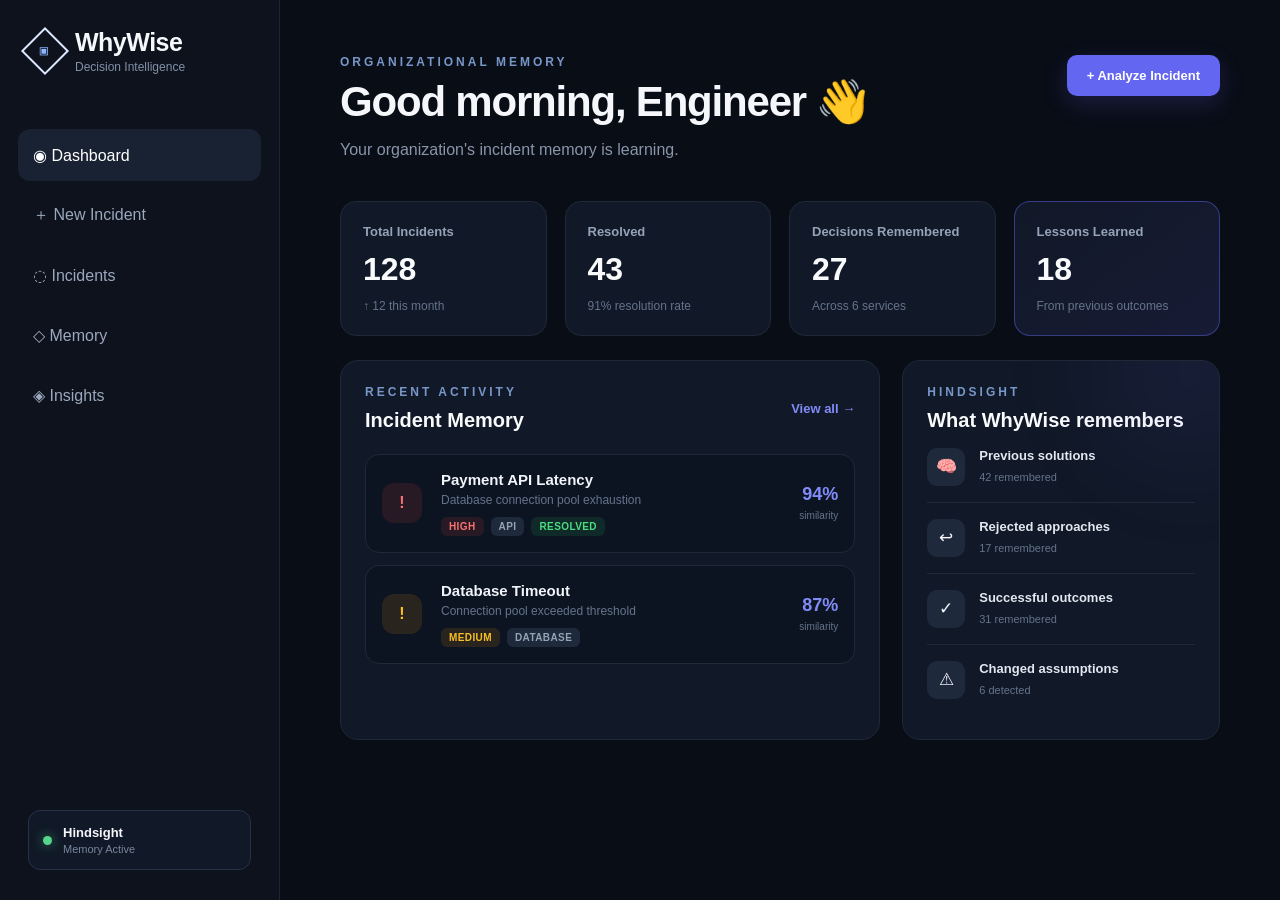
<file: frontend/index.html>
<!DOCTYPE html>
<html lang="en">

<head>
    <meta charset="UTF-8">
    <meta name="viewport" content="width=device-width, initial-scale=1.0">

    <title>WhyWise | Incident Intelligence</title>

    <link rel="stylesheet" href="css/style.css">
</head>

<body>

    <aside class="sidebar">

        <div class="logo">
            <span>◈</span>
            <div>
                <h2>WhyWise</h2>
                <small>Decision Intelligence</small>
            </div>
        </div>

        <nav>

            <a class="active" href="index.html">
                ◉ Dashboard
            </a>

            <a href="new-incident.html">
                ＋ New Incident
            </a>

            <a href="incident.html">
                ◌ Incidents
            </a>

            <a href="memory.html">
                ◇ Memory
            </a>

            <a href="insights.html">
                ◈ Insights
            </a>

        </nav>

        <div class="memory-status">
            <div class="status-dot"></div>

            <div>
                <strong>Hindsight</strong>
                <small>Memory Active</small>
            </div>
        </div>

    </aside>


    <main class="main">

        <header class="topbar">

            <div>
                <p class="eyebrow">ORGANIZATIONAL MEMORY</p>

                <h1>Good morning, Engineer 👋</h1>

                <p class="subtitle">
                    Your organization's incident memory is learning.
                </p>
            </div>

            <button class="new-btn"
        onclick="startAnalysis()">
    + Analyze Incident
</button>

        </header>


        <section class="stats">

            <div class="stat-card">

                <span>Total Incidents</span>

                <strong>128</strong>

                <small>↑ 12 this month</small>

            </div>


            <div class="stat-card">

                <span>Resolved</span>

                <strong>43</strong>

                <small>91% resolution rate</small>

            </div>


            <div class="stat-card">

                <span>Decisions Remembered</span>

                <strong>27</strong>

                <small>Across 6 services</small>

            </div>


            <div class="stat-card highlight">

                <span>Lessons Learned</span>

                <strong>18</strong>

                <small>From previous outcomes</small>

            </div>

        </section>


        <section class="content-grid">

            <div class="panel">

                <div class="panel-header">

                    <div>
                        <p class="eyebrow">RECENT ACTIVITY</p>
                        <h2>Incident Memory</h2>
                    </div>

                    <a href="incident.html">
                        View all →
                    </a>

                </div>


                <div class="incident-list">

                    <div class="incident-card">

                        <div class="incident-icon danger">
                            !
                        </div>

                        <div class="incident-info">

                            <h3>Payment API Latency</h3>

                            <p>
                                Database connection pool exhaustion
                            </p>

                            <div class="tags">

                                <span class="tag red">
                                    HIGH
                                </span>

                                <span class="tag">
                                    API
                                </span>

                                <span class="tag success">
                                    RESOLVED
                                </span>

                            </div>

                        </div>

                        <div class="similarity">

                            <strong>94%</strong>

                            <small>similarity</small>

                        </div>

                    </div>


                    <div class="incident-card">

                        <div class="incident-icon warning">
                            !
                        </div>

                        <div class="incident-info">

                            <h3>Database Timeout</h3>

                            <p>
                                Connection pool exceeded threshold
                            </p>

                            <div class="tags">

                                <span class="tag yellow">
                                    MEDIUM
                                </span>

                                <span class="tag">
                                    DATABASE
                                </span>

                            </div>

                        </div>

                        <div class="similarity">

                            <strong>87%</strong>

                            <small>similarity</small>

                        </div>

                    </div>

                </div>

            </div>


            <div class="panel memory-panel">

                <p class="eyebrow">HINDSIGHT</p>

                <h2>What WhyWise remembers</h2>

                <div class="memory-item">

                    <span>🧠</span>

                    <div>
                        <strong>Previous solutions</strong>
                        <small>42 remembered</small>
                    </div>

                </div>


                <div class="memory-item">

                    <span>↩</span>

                    <div>
                        <strong>Rejected approaches</strong>
                        <small>17 remembered</small>
                    </div>

                </div>


                <div class="memory-item">

                    <span>✓</span>

                    <div>
                        <strong>Successful outcomes</strong>
                        <small>31 remembered</small>
                    </div>

                </div>


                <div class="memory-item">

                    <span>⚠</span>

                    <div>
                        <strong>Changed assumptions</strong>
                        <small>6 detected</small>
                    </div>

                </div>

            </div>

        </section>

    </main>
<script src="js/app.js"></script>
</body>

</html>
</file>
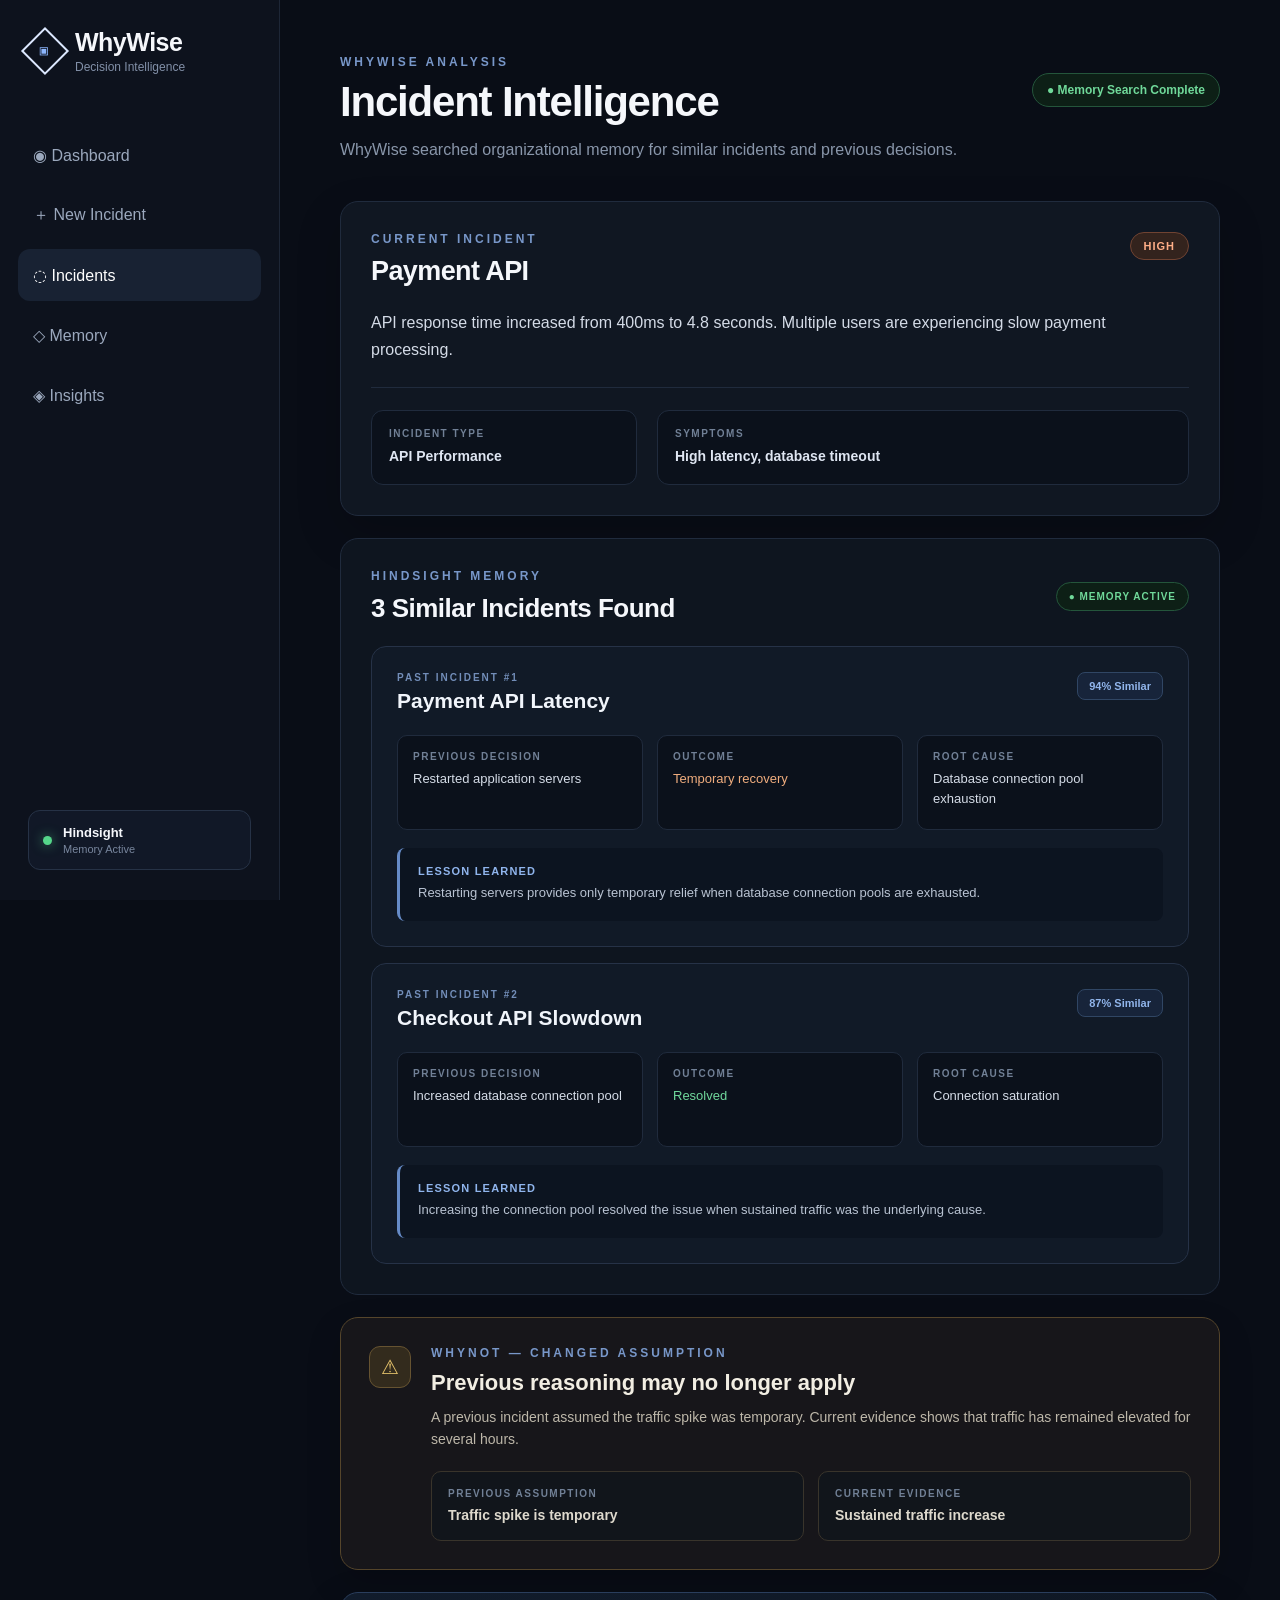
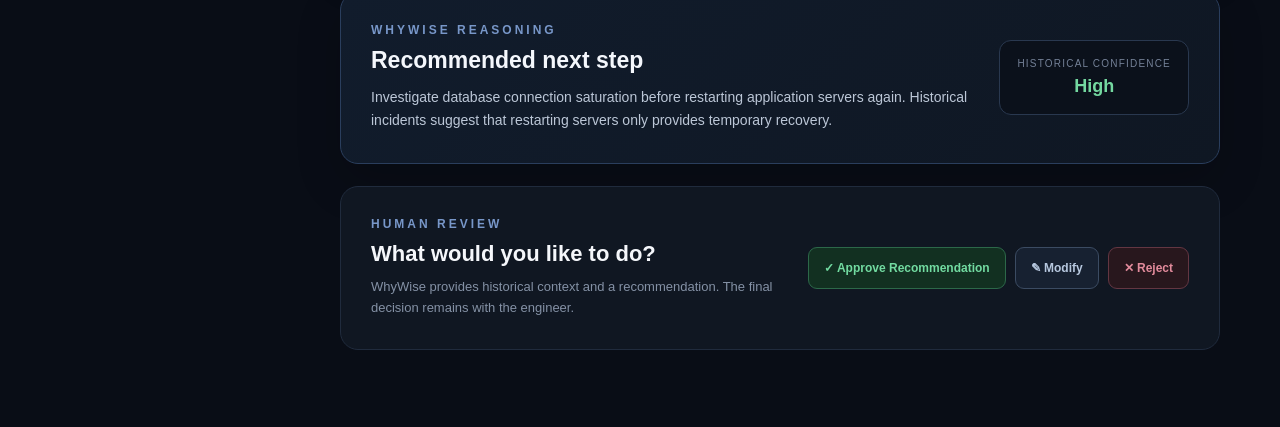
<file: frontend/incident.html>
<!DOCTYPE html>
<html lang="en">

<head>
    <meta charset="UTF-8">
    <meta name="viewport" content="width=device-width, initial-scale=1.0">

    <title>WhyWise | Incident Analysis</title>

    <link rel="stylesheet" href="css/style.css">
</head>

<body>

    <!-- SIDEBAR -->
    <aside class="sidebar">

        <div class="logo">
            <span>◈</span>

            <div>
                <h2>WhyWise</h2>
                <small>Decision Intelligence</small>
            </div>
        </div>

        <nav>

            <a href="index.html">
                ◉ Dashboard
            </a>

            <a href="new-incident.html">
                ＋ New Incident
            </a>

            <a class="active" href="incident.html">
                ◌ Incidents
            </a>

            <a href="memory.html">
                ◇ Memory
            </a>

            <a href="insights.html">
                ◈ Insights
            </a>

        </nav>

        <div class="memory-status">

            <div class="status-dot"></div>

            <div>
                <strong>Hindsight</strong>
                <small>Memory Active</small>
            </div>

        </div>

    </aside>


    <!-- MAIN -->
    <main class="main">

        <!-- HEADER -->
        <header class="topbar">

            <div>

                <p class="eyebrow">
                    WHYWISE ANALYSIS
                </p>

                <h1>
                    Incident Intelligence
                </h1>

                <p class="subtitle">
                    WhyWise searched organizational memory
                    for similar incidents and previous decisions.
                </p>

            </div>

            <div class="analysis-status">
                ● Memory Search Complete
            </div>

        </header>


        <!-- CURRENT INCIDENT -->
        <section class="analysis-card">

            <div class="section-title">

                <div>
                    <p class="eyebrow">
                        CURRENT INCIDENT
                    </p>

                    <h2 id="currentService">
                        Payment API
                    </h2>
                </div>

                <span class="severity high" id="currentSeverity">
                    HIGH
                </span>

            </div>


            <p class="incident-description" id="currentDescription">
                API response time increased from 400ms to
                4.8 seconds. Multiple users are experiencing
                slow payment processing.
            </p>


            <div class="incident-meta">

                <div>
                    <small>Incident Type</small>
                    <strong id="currentType">
                        API Performance
                    </strong>
                </div>

                <div>
                    <small>Symptoms</small>
                    <strong id="currentSymptoms">
                        High latency, database timeout
                    </strong>
                </div>

            </div>

        </section>


        <!-- MEMORY FOUND -->
        <section class="memory-found">

            <div class="memory-found-header">

                <div>

                    <p class="eyebrow">
                        HINDSIGHT MEMORY
                    </p>

                    <h2>
                        3 Similar Incidents Found
                    </h2>

                </div>

                <span class="memory-live">
                    ● MEMORY ACTIVE
                </span>

            </div>


            <!-- MEMORY CARD 1 -->
            <div class="memory-card">

                <div class="memory-top">

                    <div>

                        <span class="memory-number">
                            PAST INCIDENT #1
                        </span>

                        <h3>
                            Payment API Latency
                        </h3>

                    </div>

                    <span class="similarity">
                        94% Similar
                    </span>

                </div>


                <div class="memory-grid">

                    <div>

                        <small>Previous Decision</small>

                        <p>
                            Restarted application servers
                        </p>

                    </div>

                    <div>

                        <small>Outcome</small>

                        <p class="warning-text">
                            Temporary recovery
                        </p>

                    </div>

                    <div>

                        <small>Root Cause</small>

                        <p>
                            Database connection pool exhaustion
                        </p>

                    </div>

                </div>


                <div class="lesson">

                    <strong>Lesson learned</strong>

                    <p>
                        Restarting servers provides only temporary
                        relief when database connection pools are
                        exhausted.
                    </p>

                </div>

            </div>


            <!-- MEMORY CARD 2 -->
            <div class="memory-card">

                <div class="memory-top">

                    <div>

                        <span class="memory-number">
                            PAST INCIDENT #2
                        </span>

                        <h3>
                            Checkout API Slowdown
                        </h3>

                    </div>

                    <span class="similarity">
                        87% Similar
                    </span>

                </div>


                <div class="memory-grid">

                    <div>

                        <small>Previous Decision</small>

                        <p>
                            Increased database connection pool
                        </p>

                    </div>

                    <div>

                        <small>Outcome</small>

                        <p class="success-text">
                            Resolved
                        </p>

                    </div>

                    <div>

                        <small>Root Cause</small>

                        <p>
                            Connection saturation
                        </p>

                    </div>

                </div>


                <div class="lesson">

                    <strong>Lesson learned</strong>

                    <p>
                        Increasing the connection pool resolved
                        the issue when sustained traffic was the
                        underlying cause.
                    </p>

                </div>

            </div>


        </section>


        <!-- CHANGED ASSUMPTION -->
        <section class="assumption-alert">

            <div class="alert-icon">
                ⚠
            </div>

            <div>

                <p class="eyebrow">
                    WHYNOT — CHANGED ASSUMPTION
                </p>

                <h2>
                    Previous reasoning may no longer apply
                </h2>

                <p>
                    A previous incident assumed the traffic spike
                    was temporary. Current evidence shows that
                    traffic has remained elevated for several hours.
                </p>


                <div class="assumption-grid">

                    <div>

                        <small>
                            PREVIOUS ASSUMPTION
                        </small>

                        <strong>
                            Traffic spike is temporary
                        </strong>

                    </div>

                    <div>

                        <small>
                            CURRENT EVIDENCE
                        </small>

                        <strong>
                            Sustained traffic increase
                        </strong>

                    </div>

                </div>

            </div>

        </section>


        <!-- RECOMMENDATION -->
        <section class="recommendation-card">

            <div>

                <p class="eyebrow">
                    WHYWISE REASONING
                </p>

                <h2>
                    Recommended next step
                </h2>

                <p>
                    Investigate database connection saturation
                    before restarting application servers again.
                    Historical incidents suggest that restarting
                    servers only provides temporary recovery.
                </p>

            </div>

            <div class="confidence">

                <span>
                    Historical confidence
                </span>

                <strong>
                    High
                </strong>

            </div>

        </section>


        <!-- HUMAN DECISION -->
        <section class="decision-card">

            <div>

                <p class="eyebrow">
                    HUMAN REVIEW
                </p>

                <h2>
                    What would you like to do?
                </h2>

                <p>
                    WhyWise provides historical context and a
                    recommendation. The final decision remains
                    with the engineer.
                </p>

            </div>


            <div class="decision-buttons">

                <button class="approve-btn" onclick="submitOutcome('Approved')">
    ✓ Approve Recommendation
</button>

<button class="modify-btn" onclick="submitOutcome('Modified')">
    ✎ Modify
</button>

<button class="reject-btn" onclick="submitOutcome('Rejected')">
    ✕ Reject
</button>

            </div>

        </section>

    </main>


    <script src="js/analysis.js"></script>

</body>

</html>
</file>
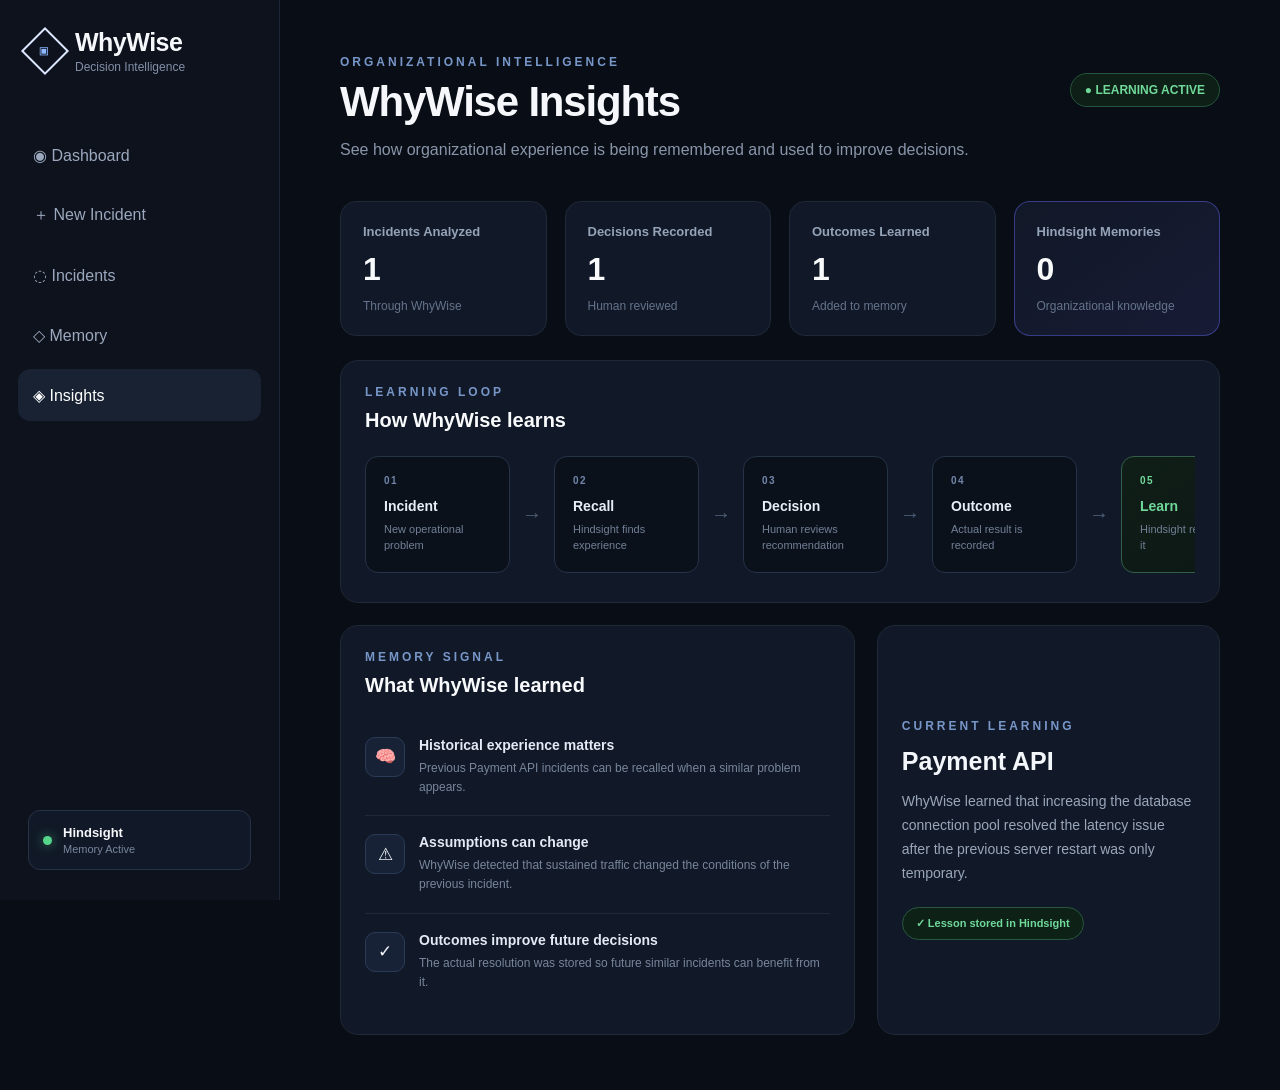
<file: frontend/insights.html>
<!DOCTYPE html>
<html lang="en">

<head>
    <meta charset="UTF-8">
    <meta name="viewport" content="width=device-width, initial-scale=1.0">

    <title>WhyWise | Insights</title>

    <link rel="stylesheet" href="css/style.css">
</head>

<body>

    <!-- SIDEBAR -->
    <aside class="sidebar">

        <div class="logo">
            <span>◈</span>

            <div>
                <h2>WhyWise</h2>
                <small>Decision Intelligence</small>
            </div>
        </div>

        <nav>

            <a href="index.html">
                ◉ Dashboard
            </a>

            <a href="new-incident.html">
                ＋ New Incident
            </a>

            <a href="incident.html">
                ◌ Incidents
            </a>

            <a href="memory.html">
                ◇ Memory
            </a>

            <a class="active" href="insights.html">
                ◈ Insights
            </a>

        </nav>

        <div class="memory-status">

            <div class="status-dot"></div>

            <div>
                <strong>Hindsight</strong>
                <small>Memory Active</small>
            </div>

        </div>

    </aside>


    <!-- MAIN -->
    <main class="main">

        <header class="topbar">

            <div>

                <p class="eyebrow">
                    ORGANIZATIONAL INTELLIGENCE
                </p>

                <h1>
                    WhyWise Insights
                </h1>

                <p class="subtitle">
                    See how organizational experience is being
                    remembered and used to improve decisions.
                </p>

            </div>

            <div class="analysis-status">
                ● LEARNING ACTIVE
            </div>

        </header>


        <!-- METRICS -->

        <section class="stats">

            <div class="stat-card">

                <span>Incidents Analyzed</span>

                <strong id="incidentMetric">1</strong>

                <small>
                    Through WhyWise
                </small>

            </div>


            <div class="stat-card">

                <span>Decisions Recorded</span>

                <strong id="decisionMetric">1</strong>

                <small>
                    Human reviewed
                </small>

            </div>


            <div class="stat-card">

                <span>Outcomes Learned</span>

                <strong id="outcomeMetric">1</strong>

                <small>
                    Added to memory
                </small>

            </div>


            <div class="stat-card highlight">

                <span>Hindsight Memories</span>

                <strong id="memoryMetric">—</strong>

                <small>
                    Organizational knowledge
                </small>

            </div>

        </section>


        <!-- LEARNING LOOP -->

        <section class="panel insight-panel">

            <div class="panel-header">

                <div>

                    <p class="eyebrow">
                        LEARNING LOOP
                    </p>

                    <h2>
                        How WhyWise learns
                    </h2>

                </div>

            </div>


            <div class="learning-flow">

                <div class="flow-step">

                    <span>01</span>

                    <strong>Incident</strong>

                    <small>
                        New operational problem
                    </small>

                </div>


                <div class="flow-arrow">
                    →
                </div>


                <div class="flow-step">

                    <span>02</span>

                    <strong>Recall</strong>

                    <small>
                        Hindsight finds experience
                    </small>

                </div>


                <div class="flow-arrow">
                    →
                </div>


                <div class="flow-step">

                    <span>03</span>

                    <strong>Decision</strong>

                    <small>
                        Human reviews recommendation
                    </small>

                </div>


                <div class="flow-arrow">
                    →
                </div>


                <div class="flow-step">

                    <span>04</span>

                    <strong>Outcome</strong>

                    <small>
                        Actual result is recorded
                    </small>

                </div>


                <div class="flow-arrow">
                    →
                </div>


                <div class="flow-step active-flow">

                    <span>05</span>

                    <strong>Learn</strong>

                    <small>
                        Hindsight remembers it
                    </small>

                </div>

            </div>

        </section>


        <!-- INSIGHT CARDS -->

        <section class="content-grid insight-grid">


            <div class="panel">

                <div class="panel-header">

                    <div>

                        <p class="eyebrow">
                            MEMORY SIGNAL
                        </p>

                        <h2>
                            What WhyWise learned
                        </h2>

                    </div>

                </div>


                <div class="insight-item">

                    <div class="insight-icon">
                        🧠
                    </div>

                    <div>

                        <strong>
                            Historical experience matters
                        </strong>

                        <p>
                            Previous Payment API incidents can be
                            recalled when a similar problem appears.
                        </p>

                    </div>

                </div>


                <div class="insight-item">

                    <div class="insight-icon">
                        ⚠
                    </div>

                    <div>

                        <strong>
                            Assumptions can change
                        </strong>

                        <p>
                            WhyWise detected that sustained traffic
                            changed the conditions of the previous incident.
                        </p>

                    </div>

                </div>


                <div class="insight-item">

                    <div class="insight-icon">
                        ✓
                    </div>

                    <div>

                        <strong>
                            Outcomes improve future decisions
                        </strong>

                        <p>
                            The actual resolution was stored so future
                            similar incidents can benefit from it.
                        </p>

                    </div>

                </div>

            </div>


            <!-- DEMO SUMMARY -->

            <div class="panel insight-summary">

                <p class="eyebrow">
                    CURRENT LEARNING
                </p>

                <h2>
                    Payment API
                </h2>

                <p>
                    WhyWise learned that increasing the database
                    connection pool resolved the latency issue after
                    the previous server restart was only temporary.
                </p>

                <div class="learning-badge">
                    ✓ Lesson stored in Hindsight
                </div>

            </div>


        </section>


    </main>


    <script src="js/insights.js"></script>

</body>

</html>
</file>
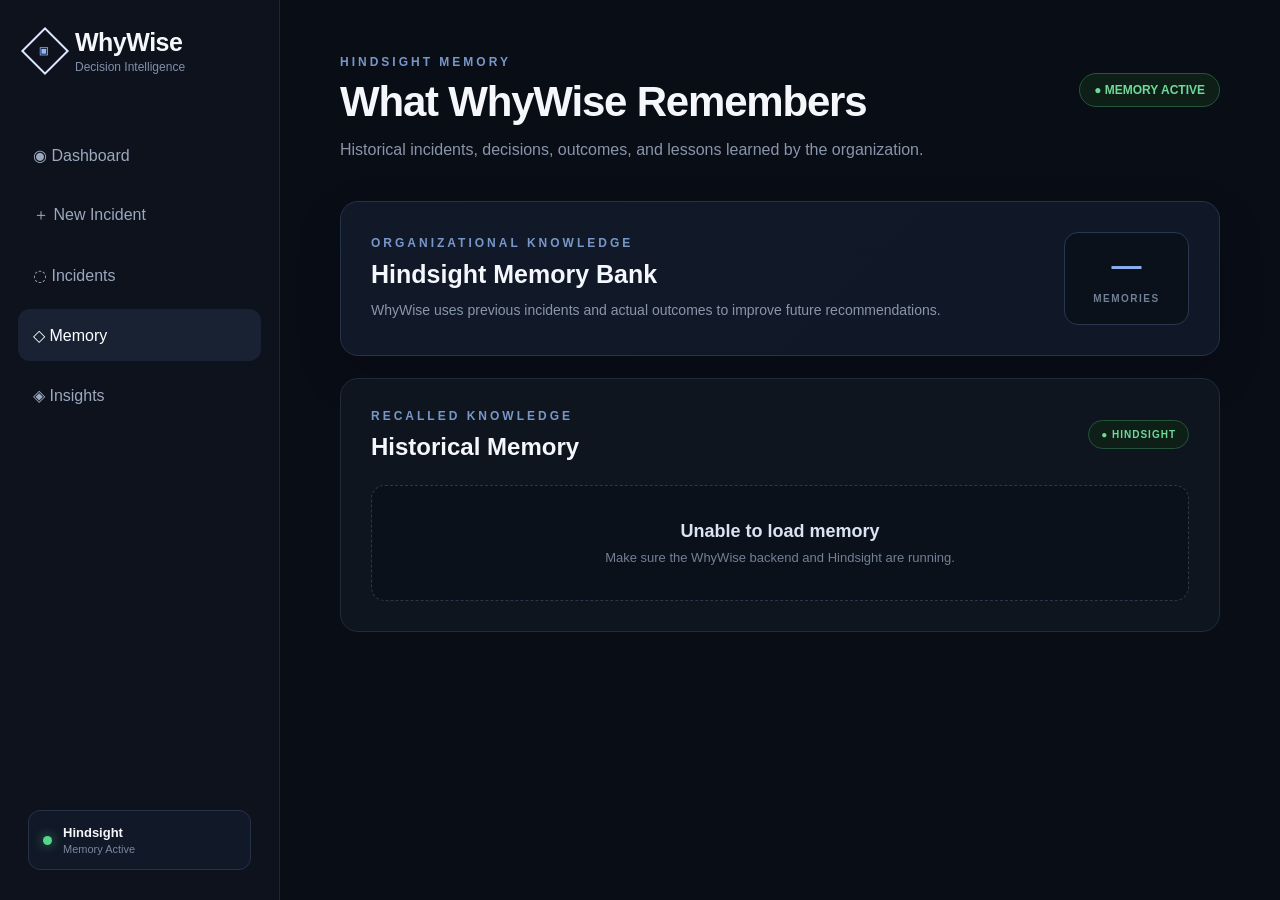
<file: frontend/memory.html>
<!DOCTYPE html>
<html lang="en">

<head>
    <meta charset="UTF-8">
    <meta name="viewport" content="width=device-width, initial-scale=1.0">

    <title>WhyWise | Hindsight Memory</title>

    <link rel="stylesheet" href="css/style.css">
</head>

<body>

    <!-- SIDEBAR -->
    <aside class="sidebar">

        <div class="logo">
            <span>◈</span>

            <div>
                <h2>WhyWise</h2>
                <small>Decision Intelligence</small>
            </div>
        </div>

        <nav>

            <a href="index.html">
                ◉ Dashboard
            </a>

            <a href="new-incident.html">
                ＋ New Incident
            </a>

            <a href="incident.html">
                ◌ Incidents
            </a>

            <a class="active" href="memory.html">
                ◇ Memory
            </a>

            <a href="insights.html">
                ◈ Insights
            </a>

        </nav>

        <div class="memory-status">

            <div class="status-dot"></div>

            <div>
                <strong>Hindsight</strong>
                <small>Memory Active</small>
            </div>

        </div>

    </aside>


    <!-- MAIN -->
    <main class="main">

        <header class="topbar">

            <div>

                <p class="eyebrow">
                    HINDSIGHT MEMORY
                </p>

                <h1>
                    What WhyWise Remembers
                </h1>

                <p class="subtitle">
                    Historical incidents, decisions, outcomes,
                    and lessons learned by the organization.
                </p>

            </div>

            <div class="analysis-status">
                ● MEMORY ACTIVE
            </div>

        </header>


        <!-- MEMORY INTRO -->
        <section class="memory-page-card">

            <div class="memory-page-header">

                <div>

                    <p class="eyebrow">
                        ORGANIZATIONAL KNOWLEDGE
                    </p>

                    <h2>
                        Hindsight Memory Bank
                    </h2>

                    <p>
                        WhyWise uses previous incidents and actual
                        outcomes to improve future recommendations.
                    </p>

                </div>

                <div class="memory-count">
                    <strong id="memoryCount">—</strong>
                    <span>Memories</span>
                </div>

            </div>

        </section>


        <!-- MEMORY LIST -->
        <section class="memory-list-section">

            <div class="memory-list-header">

                <div>
                    <p class="eyebrow">
                        RECALLED KNOWLEDGE
                    </p>

                    <h2>
                        Historical Memory
                    </h2>
                </div>

                <span class="memory-live">
                    ● HINDSIGHT
                </span>

            </div>


            <div id="memoryList">

                <div class="memory-loading">
                    Loading organizational memory...
                </div>

            </div>

        </section>


    </main>


    <script src="js/memory.js"></script>

</body>

</html>
</file>
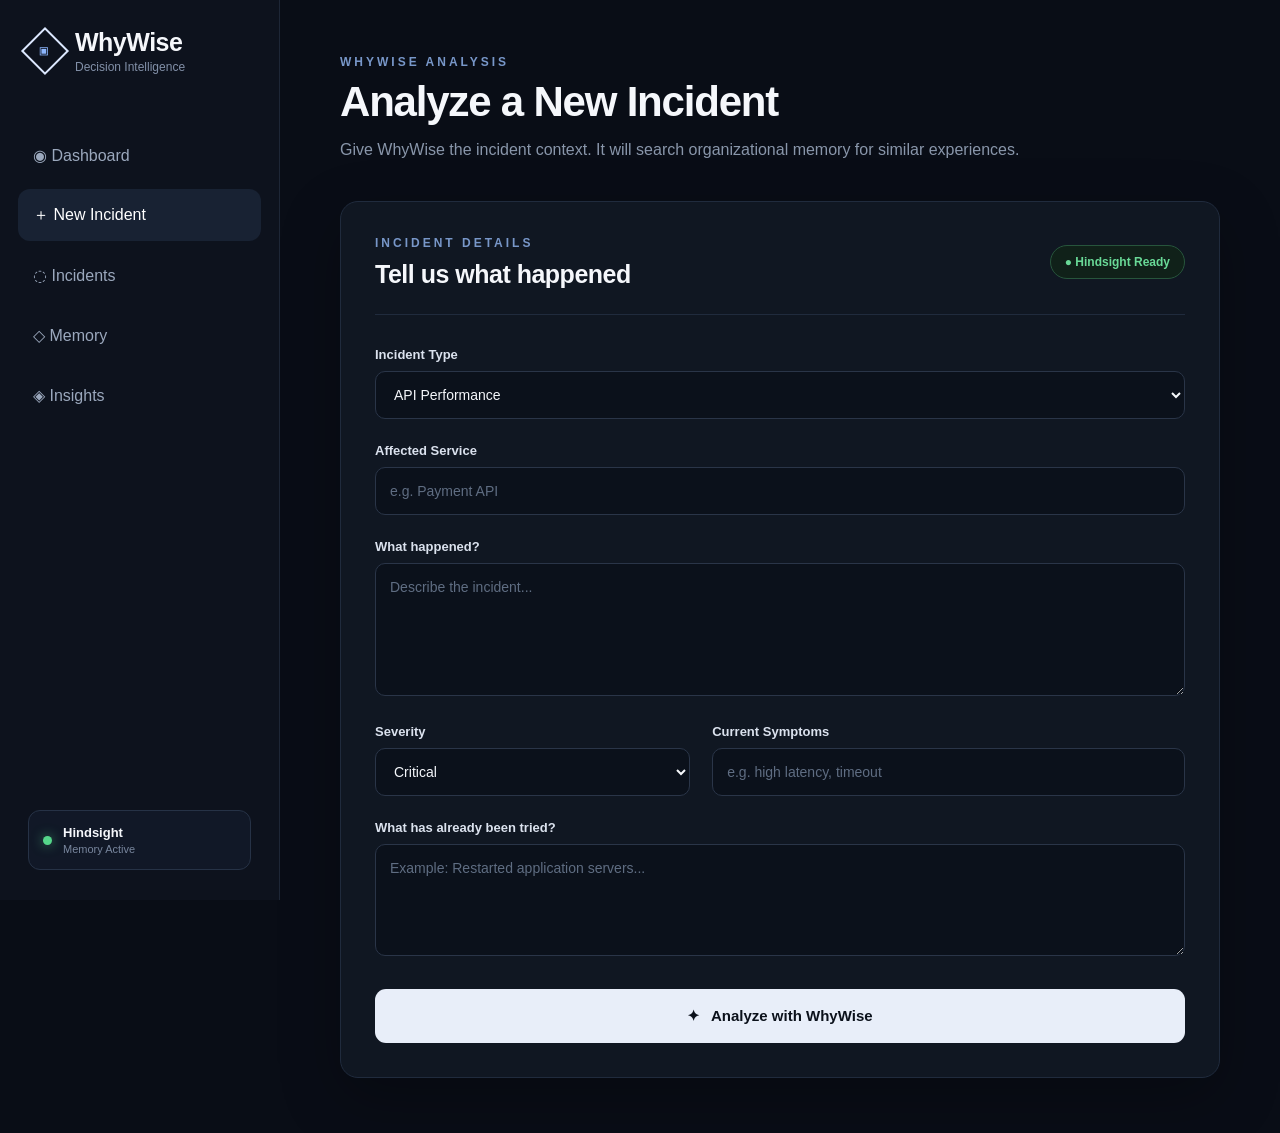
<file: frontend/new-incident.html>
<!DOCTYPE html>
<html lang="en">
<head>
    <meta charset="UTF-8">
    <meta name="viewport" content="width=device-width, initial-scale=1.0">

    <title>WhyWise | Analyze Incident</title>

    <link rel="stylesheet" href="css/style.css">
</head>

<body>

    <!-- SIDEBAR -->
    <aside class="sidebar">

        <div class="logo">
            <span>◈</span>

            <div>
                <h2>WhyWise</h2>
                <small>Decision Intelligence</small>
            </div>
        </div>

        <nav>
            <a href="index.html">◉ Dashboard</a>

            <a class="active" href="new-incident.html">
                ＋ New Incident
            </a>

            <a href="incident.html">
                ◌ Incidents
            </a>

            <a href="memory.html">
                ◇ Memory
            </a>

            <a href="insights.html">
                ◈ Insights
            </a>
        </nav>

        <div class="memory-status">

            <div class="status-dot"></div>

            <div>
                <strong>Hindsight</strong>
                <small>Memory Active</small>
            </div>

        </div>

    </aside>


    <!-- MAIN CONTENT -->
    <main class="main">

        <header class="topbar">

            <div>

                <p class="eyebrow">
                    WHYWISE ANALYSIS
                </p>

                <h1>
                    Analyze a New Incident
                </h1>

                <p class="subtitle">
                    Give WhyWise the incident context.
                    It will search organizational memory
                    for similar experiences.
                </p>

            </div>

        </header>


        <!-- FORM -->
        <section class="form-panel">

            <div class="form-header">

                <div>

                    <p class="eyebrow">
                        INCIDENT DETAILS
                    </p>

                    <h2>
                        Tell us what happened
                    </h2>

                </div>

                <div class="memory-badge">
                    ● Hindsight Ready
                </div>

            </div>


            <form id="incidentForm">

                <!-- INCIDENT TYPE -->
                <div class="form-group">

                    <label>
                        Incident Type
                    </label>

                    <select id="incidentType">

                        <option value="api">
                            API Performance
                        </option>

                        <option value="database">
                            Database Failure
                        </option>

                        <option value="deployment">
                            Deployment Failure
                        </option>

                        <option value="authentication">
                            Authentication
                        </option>

                        <option value="infrastructure">
                            Infrastructure
                        </option>

                    </select>

                </div>


                <!-- SERVICE -->
                <div class="form-group">

                    <label>
                        Affected Service
                    </label>

                    <input
                        type="text"
                        id="service"
                        placeholder="e.g. Payment API"
                        required
                    >

                </div>


                <!-- DESCRIPTION -->
                <div class="form-group">

                    <label>
                        What happened?
                    </label>

                    <textarea
                        id="description"
                        rows="5"
                        placeholder="Describe the incident..."
                        required
                    ></textarea>

                </div>


                <!-- SEVERITY + SYMPTOMS -->
                <div class="form-row">

                    <div class="form-group">

                        <label>
                            Severity
                        </label>

                        <select id="severity">

                            <option value="critical">
                                Critical
                            </option>

                            <option value="high">
                                High
                            </option>

                            <option value="medium">
                                Medium
                            </option>

                            <option value="low">
                                Low
                            </option>

                        </select>

                    </div>


                    <div class="form-group">

                        <label>
                            Current Symptoms
                        </label>

                        <input
                            type="text"
                            id="symptoms"
                            placeholder="e.g. high latency, timeout"
                        >

                    </div>

                </div>


                <!-- PREVIOUS ACTION -->
                <div class="form-group">

                    <label>
                        What has already been tried?
                    </label>

                    <textarea
                        id="previousAction"
                        rows="4"
                        placeholder="Example: Restarted application servers..."
                    ></textarea>

                </div>


                <!-- BUTTON -->
                <button
                    type="submit"
                    class="analyze-btn"
                >

                    <span>✦</span>

                    Analyze with WhyWise

                </button>

            </form>

        </section>

    </main>


    <!-- JAVASCRIPT -->
    <script src="js/app.js"></script>
    <script src="js/incident.js"></script>

</body>

</html>
</file>
<file: frontend/css/style.css>
/* =========================================================
   WHYWISE — GLOBAL
   ========================================================= */

* {
    margin: 0;
    padding: 0;
    box-sizing: border-box;
}

html {
    scroll-behavior: smooth;
}

body {
    font-family: Inter, Arial, Helvetica, sans-serif;
    background: #090d16;
    color: #f5f7fb;
    min-height: 100vh;
}

a {
    text-decoration: none;
    color: inherit;
}

button,
input,
textarea,
select {
    font-family: inherit;
}


/* =========================================================
   LAYOUT
   ========================================================= */

body {
    display: flex;
}

.sidebar {
    width: 280px;
    min-height: 100vh;
    background: #0d121d;
    border-right: 1px solid #1d2636;
    padding: 28px 18px;
    position: fixed;
    left: 0;
    top: 0;
    bottom: 0;
    z-index: 100;
}

.main {
    margin-left: 280px;
    width: calc(100% - 280px);
    min-height: 100vh;
    padding: 55px 60px;
}


/* =========================================================
   LOGO
   ========================================================= */

.logo {
    display: flex;
    align-items: center;
    gap: 13px;
    padding: 0 10px;
    margin-bottom: 55px;
}

.logo > span {
    width: 34px;
    height: 34px;
    display: flex;
    align-items: center;
    justify-content: center;
    border: 2px solid #dce8ff;
    color: #8db7ff;
    transform: rotate(45deg);
    font-size: 15px;
}

.logo h2 {
    font-size: 25px;
    font-weight: 700;
    letter-spacing: -0.5px;
}

.logo small {
    display: block;
    color: #8290a8;
    font-size: 12px;
    margin-top: 3px;
}


/* =========================================================
   SIDEBAR NAV
   ========================================================= */

.sidebar nav {
    display: flex;
    flex-direction: column;
    gap: 8px;
}

.sidebar nav a {
    display: flex;
    align-items: center;
    min-height: 52px;
    padding: 0 15px;
    border-radius: 12px;
    color: #9ba8bd;
    font-size: 16px;
    transition: 0.2s ease;
}

.sidebar nav a:hover {
    background: #141c2b;
    color: #ffffff;
}

.sidebar nav a.active {
    background: #182233;
    color: #ffffff;
}


/* =========================================================
   HINDSIGHT STATUS
   ========================================================= */

.memory-status {
    position: absolute;
    left: 28px;
    right: 28px;
    bottom: 30px;

    display: flex;
    align-items: center;
    gap: 11px;

    padding: 14px;
    border: 1px solid #263246;
    border-radius: 12px;
    background: #111827;
}

.status-dot {
    width: 9px;
    height: 9px;
    border-radius: 50%;
    background: #55d68a;
    box-shadow: 0 0 12px rgba(85, 214, 138, 0.6);
}

.memory-status strong {
    display: block;
    font-size: 13px;
}

.memory-status small {
    display: block;
    color: #78869d;
    margin-top: 3px;
    font-size: 11px;
}


/* =========================================================
   TOPBAR
   ========================================================= */

.topbar {
    max-width: 1100px;
    margin: 0 auto 38px;
    display: flex;
    align-items: flex-start;
    justify-content: space-between;
    gap: 25px;
}

.eyebrow {
    color: #7897c9;
    font-size: 12px;
    font-weight: 700;
    letter-spacing: 3px;
    margin-bottom: 10px;
}

.topbar h1 {
    font-size: 42px;
    line-height: 1.1;
    letter-spacing: -1.2px;
    margin-bottom: 12px;
}

.subtitle {
    max-width: 700px;
    color: #8996aa;
    font-size: 16px;
    line-height: 1.6;
}


/* =========================================================
   DASHBOARD — ANALYZE BUTTON
   ========================================================= */

.new-btn {
    flex-shrink: 0;
    border: none;
    border-radius: 10px;
    padding: 13px 20px;
    background: #6366f1;
    color: white;
    font-size: 13px;
    font-weight: 700;
    cursor: pointer;
    box-shadow: 0 8px 25px rgba(99, 102, 241, 0.2);
    transition: 0.2s ease;
}

.new-btn:hover {
    background: #4f46e5;
    transform: translateY(-1px);
}


/* =========================================================
   DASHBOARD — STAT CARDS
   ========================================================= */

.stats {
    max-width: 1100px;
    margin: 0 auto 24px;

    display: grid;
    grid-template-columns: repeat(4, 1fr);
    gap: 18px;
}

.stat-card {
    background: #111827;
    border: 1px solid #1f2937;
    border-radius: 16px;
    padding: 22px;
    min-height: 135px;

    display: flex;
    flex-direction: column;
    justify-content: space-between;

    transition: 0.2s ease;
}

.stat-card:hover {
    border-color: #334155;
    transform: translateY(-2px);
}

.stat-card span {
    color: #94a3b8;
    font-size: 13px;
    font-weight: 600;
}

.stat-card strong {
    color: #f8fafc;
    font-size: 32px;
    line-height: 1;
    margin: 10px 0;
}

.stat-card small {
    color: #64748b;
    font-size: 12px;
}

.stat-card.highlight {
    border-color: rgba(99, 102, 241, 0.45);
    background: linear-gradient(
        145deg,
        #111827,
        #171b35
    );
}


/* =========================================================
   DASHBOARD — CONTENT GRID
   ========================================================= */

.content-grid {
    max-width: 1100px;
    margin: 0 auto;

    display: grid;
    grid-template-columns: minmax(0, 1.7fr) minmax(300px, 1fr);
    gap: 22px;
}

.panel {
    background: #111827;
    border: 1px solid #1f2937;
    border-radius: 18px;
    padding: 24px;
}

.panel-header {
    display: flex;
    align-items: center;
    justify-content: space-between;
    gap: 15px;
    margin-bottom: 22px;
}

.panel-header h2,
.memory-panel h2 {
    margin: 4px 0 0;
    color: #f8fafc;
    font-size: 20px;
}

.panel-header a {
    color: #818cf8;
    text-decoration: none;
    font-size: 13px;
    font-weight: 600;
}

.panel-header a:hover {
    color: #a5b4fc;
}


/* =========================================================
   DASHBOARD — INCIDENT LIST
   ========================================================= */

.incident-list {
    display: flex;
    flex-direction: column;
    gap: 12px;
}

.incident-card {
    display: grid;
    grid-template-columns: 44px minmax(0, 1fr) 70px;
    gap: 15px;
    align-items: center;

    padding: 16px;

    border: 1px solid #1f2937;
    border-radius: 14px;

    background: #0d1421;

    transition: 0.2s ease;
}

.incident-card:hover {
    border-color: #334155;
    background: #111a2a;
}

.incident-icon {
    width: 40px;
    height: 40px;
    border-radius: 12px;

    display: flex;
    align-items: center;
    justify-content: center;

    font-weight: 800;
}

.incident-icon.danger {
    background: rgba(239, 68, 68, 0.12);
    color: #f87171;
}

.incident-icon.warning {
    background: rgba(245, 158, 11, 0.12);
    color: #fbbf24;
}

.incident-info h3 {
    margin: 0 0 5px;
    color: #f1f5f9;
    font-size: 15px;
}

.incident-info p {
    margin: 0 0 10px;
    color: #64748b;
    font-size: 12px;
}


/* =========================================================
   DASHBOARD — TAGS
   ========================================================= */

.tags {
    display: flex;
    gap: 7px;
    flex-wrap: wrap;
}

.tag {
    display: inline-flex;
    align-items: center;

    padding: 4px 8px;

    border-radius: 6px;

    background: #1e293b;
    color: #94a3b8;

    font-size: 10px;
    font-weight: 700;
    letter-spacing: 0.04em;
}

.tag.red {
    background: rgba(239, 68, 68, 0.12);
    color: #f87171;
}

.tag.yellow {
    background: rgba(245, 158, 11, 0.12);
    color: #fbbf24;
}

.tag.success {
    background: rgba(34, 197, 94, 0.12);
    color: #4ade80;
}


/* =========================================================
   DASHBOARD — SIMILARITY
   ========================================================= */

.similarity {
    text-align: right;
}

.similarity strong {
    display: block;
    color: #818cf8;
    font-size: 18px;
}

.similarity small {
    color: #64748b;
    font-size: 10px;
}


/* =========================================================
   DASHBOARD — HINDSIGHT PANEL
   ========================================================= */

.memory-panel {
    position: relative;
    overflow: hidden;
}

.memory-panel::before {
    content: "";

    position: absolute;

    width: 180px;
    height: 180px;

    border-radius: 50%;

    background: rgba(99, 102, 241, 0.08);

    filter: blur(50px);

    top: -80px;
    right: -60px;
}

.memory-item {
    position: relative;

    display: flex;
    align-items: center;

    gap: 14px;

    padding: 16px 0;

    border-bottom: 1px solid #1f2937;
}

.memory-item:last-child {
    border-bottom: none;
}

.memory-item > span {
    width: 38px;
    height: 38px;

    flex-shrink: 0;

    border-radius: 10px;

    background: #1e293b;

    display: flex;
    align-items: center;
    justify-content: center;

    font-size: 17px;
}

.memory-item strong {
    display: block;

    color: #e2e8f0;

    font-size: 13px;

    margin-bottom: 4px;
}

.memory-item small {
    color: #64748b;
    font-size: 11px;
}


/* =========================================================
   NEW INCIDENT — FORM PANEL
   ========================================================= */

.form-panel {
    max-width: 1050px;
    margin: 0 auto;

    padding: 34px;

    background: #101722;

    border: 1px solid #202b3d;
    border-radius: 18px;

    box-shadow: 0 20px 60px rgba(0, 0, 0, 0.25);
}

.form-header {
    display: flex;
    align-items: center;
    justify-content: space-between;

    gap: 20px;

    margin-bottom: 32px;
    padding-bottom: 25px;

    border-bottom: 1px solid #202b3d;
}

.form-header h2 {
    font-size: 25px;
    letter-spacing: -0.5px;
}

.memory-badge {
    padding: 9px 14px;

    border: 1px solid #27553c;
    border-radius: 30px;

    background: #102119;

    color: #69d997;

    font-size: 12px;
    font-weight: 600;

    white-space: nowrap;
}


/* =========================================================
   FORM
   ========================================================= */

.form-group {
    margin-bottom: 24px;
}

.form-row {
    display: grid;
    grid-template-columns: 0.8fr 1.2fr;
    gap: 22px;
}

.form-group label {
    display: block;

    color: #dbe2ee;

    font-size: 13px;
    font-weight: 600;

    margin-bottom: 9px;
}

input,
textarea,
select {
    width: 100%;

    border: 1px solid #2a3548;
    border-radius: 10px;

    background: #0b111b;

    color: #f5f7fb;

    font-size: 14px;

    outline: none;

    transition: 0.2s ease;
}

input,
select {
    height: 48px;
    padding: 0 14px;
}

textarea {
    padding: 13px 14px;

    min-height: 110px;

    resize: vertical;

    line-height: 1.5;
}

input::placeholder,
textarea::placeholder {
    color: #5f6d82;
}

select {
    cursor: pointer;
}

input:focus,
textarea:focus,
select:focus {
    border-color: #638ed7;

    box-shadow:
        0 0 0 3px rgba(99, 142, 215, 0.12);
}


/* =========================================================
   ANALYZE BUTTON
   ========================================================= */

.analyze-btn {
    width: 100%;

    height: 54px;

    margin-top: 5px;

    border: 0;
    border-radius: 11px;

    background: #e8eef9;

    color: #0b111b;

    font-size: 15px;
    font-weight: 700;

    cursor: pointer;

    transition: 0.2s ease;
}

.analyze-btn span {
    margin-right: 7px;
}

.analyze-btn:hover {
    background: #ffffff;

    transform: translateY(-1px);

    box-shadow:
        0 10px 25px rgba(0, 0, 0, 0.25);
}

.analyze-btn:active {
    transform: translateY(0);
}


/* =========================================================
   INCIDENT INTELLIGENCE PAGE
   ========================================================= */

.analysis-status {
    display: inline-flex;
    align-items: center;
    gap: 8px;

    margin-top: 18px;

    padding: 9px 14px;

    border: 1px solid #24553b;
    border-radius: 999px;

    background: #0d1f16;

    color: #70d99a;

    font-size: 12px;
    font-weight: 600;
}


/* =========================================================
   ANALYSIS SECTIONS
   ========================================================= */

.analysis-card,
.memory-found,
.assumption-alert,
.recommendation-card,
.decision-card {
    max-width: 1050px;

    margin: 0 auto 22px;
}


/* =========================================================
   CURRENT INCIDENT
   ========================================================= */

.analysis-card {
    padding: 30px;

    background: #101722;

    border: 1px solid #202b3d;
    border-radius: 18px;

    box-shadow:
        0 18px 45px rgba(0, 0, 0, 0.18);
}

.section-title {
    display: flex;
    align-items: flex-start;
    justify-content: space-between;

    gap: 20px;

    margin-bottom: 22px;
}

.section-title h2 {
    margin-top: 4px;

    font-size: 27px;

    letter-spacing: -0.6px;
}

.severity {
    padding: 7px 13px;

    border-radius: 999px;

    font-size: 11px;
    font-weight: 800;

    letter-spacing: 1px;
}

.severity.high {
    background: #33231d;
    border: 1px solid #704332;
    color: #ffae87;
}

.severity.critical {
    background: #351b24;
    border: 1px solid #713345;
    color: #ff8fa9;
}

.severity.medium {
    background: #342f1b;
    border: 1px solid #6e6232;
    color: #e5d77c;
}

.severity.low {
    background: #162b25;
    border: 1px solid #2d604f;
    color: #77d9ad;
}

.incident-description {
    color: #d4dbe7;

    font-size: 16px;

    line-height: 1.7;

    padding-bottom: 24px;

    border-bottom: 1px solid #202b3d;
}

.incident-meta {
    display: grid;

    grid-template-columns: 1fr 2fr;

    gap: 20px;

    margin-top: 22px;
}

.incident-meta > div {
    padding: 17px;

    background: #0b111b;

    border: 1px solid #202b3d;

    border-radius: 12px;
}

.incident-meta small,
.memory-grid small,
.assumption-grid small {
    display: block;

    margin-bottom: 7px;

    color: #718096;

    font-size: 10px;
    font-weight: 700;

    letter-spacing: 1.5px;

    text-transform: uppercase;
}

.incident-meta strong {
    color: #dfe6f2;

    font-size: 14px;

    line-height: 1.5;
}


/* =========================================================
   HINDSIGHT MEMORY
   ========================================================= */

.memory-found {
    padding: 30px;

    background: #0e151f;

    border: 1px solid #202b3d;

    border-radius: 18px;
}

.memory-found-header {
    display: flex;
    align-items: center;
    justify-content: space-between;

    margin-bottom: 22px;
}

.memory-found-header h2 {
    margin-top: 4px;

    font-size: 26px;

    letter-spacing: -0.5px;
}

.memory-live {
    padding: 8px 12px;

    border: 1px solid #24553b;

    border-radius: 999px;

    background: #0d1f16;

    color: #70d99a;

    font-size: 10px;

    font-weight: 700;

    letter-spacing: 1px;
}


/* =========================================================
   MEMORY CARD
   ========================================================= */

.memory-card {
    padding: 25px;

    margin-bottom: 16px;

    background: #111a27;

    border: 1px solid #263247;

    border-radius: 15px;

    transition:
        border-color 0.2s ease,
        transform 0.2s ease,
        box-shadow 0.2s ease;
}

.memory-card:last-child {
    margin-bottom: 0;
}

.memory-card:hover {
    border-color: #3a4d6a;

    transform: translateY(-2px);

    box-shadow:
        0 12px 30px rgba(0, 0, 0, 0.2);
}

.memory-top {
    display: flex;

    align-items: flex-start;

    justify-content: space-between;

    gap: 20px;

    margin-bottom: 22px;
}

.memory-number {
    display: block;

    margin-bottom: 6px;

    color: #728db8;

    font-size: 10px;

    font-weight: 800;

    letter-spacing: 2px;
}

.memory-top h3 {
    font-size: 21px;

    color: #f1f5fb;
}

.memory-card .similarity {
    padding: 7px 11px;

    background: #17243a;

    border: 1px solid #304664;

    border-radius: 8px;

    color: #91b5eb;

    font-size: 11px;

    font-weight: 700;

    white-space: nowrap;
}

.memory-content {
    margin-bottom: 18px;
}

.memory-text {
    color: #c8d1df;

    font-size: 14px;

    line-height: 1.7;
}

.memory-grid {
    display: grid;

    grid-template-columns: repeat(3, 1fr);

    gap: 14px;

    margin-bottom: 18px;
}

.memory-grid > div {
    min-height: 95px;

    padding: 15px;

    background: #0b111b;

    border: 1px solid #202b3d;

    border-radius: 10px;
}

.memory-grid p {
    color: #d5dce7;

    font-size: 13px;

    line-height: 1.5;
}

.warning-text {
    color: #f0ad7e !important;
}

.success-text {
    color: #71d99d !important;
}


/* =========================================================
   LESSON
   ========================================================= */

.lesson {
    padding: 17px 18px;

    background: #0c1420;

    border-left: 3px solid #668bc7;

    border-radius: 8px;
}

.lesson strong {
    display: block;

    margin-bottom: 6px;

    color: #90b5ed;

    font-size: 11px;

    letter-spacing: 1.2px;

    text-transform: uppercase;
}

.lesson p {
    color: #b9c3d2;

    font-size: 13px;

    line-height: 1.6;
}


/* =========================================================
   CHANGED ASSUMPTION
   ========================================================= */

.assumption-alert {
    display: flex;

    gap: 20px;

    padding: 28px;

    background: #17161a;

    border: 1px solid #55452b;

    border-radius: 18px;

    box-shadow:
        0 14px 35px rgba(0, 0, 0, 0.16);
}

.alert-icon {
    flex-shrink: 0;

    width: 42px;
    height: 42px;

    display: flex;
    align-items: center;
    justify-content: center;

    border-radius: 11px;

    background: #332b1d;

    border: 1px solid #665331;

    color: #e7c46c;

    font-size: 20px;
}

.assumption-alert h2 {
    margin: 4px 0 10px;

    color: #f2eee3;

    font-size: 22px;
}

.assumption-alert > div:last-child > p:not(.eyebrow) {
    color: #bdb7a9;

    line-height: 1.6;

    font-size: 14px;
}

.assumption-grid {
    display: grid;

    grid-template-columns: 1fr 1fr;

    gap: 14px;

    margin-top: 20px;
}

.assumption-grid > div {
    padding: 16px;

    background: #11151b;

    border: 1px solid #39342b;

    border-radius: 10px;
}

.assumption-grid strong {
    color: #ded9cd;

    font-size: 14px;
}


/* =========================================================
   RECOMMENDATION
   ========================================================= */

.recommendation-card {
    display: flex;

    align-items: center;

    justify-content: space-between;

    gap: 30px;

    padding: 30px;

    background: linear-gradient(
        135deg,
        #111c2c,
        #0f1723
    );

    border: 1px solid #2a3e5d;

    border-radius: 18px;

    box-shadow:
        0 18px 45px rgba(0, 0, 0, 0.18);
}

.recommendation-card h2 {
    margin: 4px 0 12px;

    color: #f4f7fc;

    font-size: 23px;
}

.recommendation-card p:not(.eyebrow) {
    max-width: 720px;

    color: #bcc7d7;

    font-size: 14px;

    line-height: 1.7;
}

.confidence {
    flex-shrink: 0;

    min-width: 145px;

    padding: 17px;

    text-align: center;

    background: #0b111b;

    border: 1px solid #29384f;

    border-radius: 12px;
}

.confidence span {
    display: block;

    margin-bottom: 7px;

    color: #748197;

    font-size: 10px;

    letter-spacing: 1.2px;

    text-transform: uppercase;
}

.confidence strong {
    color: #74d8a0;

    font-size: 18px;
}


/* =========================================================
   HUMAN REVIEW
   ========================================================= */

.decision-card {
    display: flex;

    align-items: center;

    justify-content: space-between;

    gap: 30px;

    padding: 30px;

    background: #101722;

    border: 1px solid #202b3d;

    border-radius: 18px;
}

.decision-card h2 {
    margin: 4px 0 10px;

    font-size: 22px;
}

.decision-card p:not(.eyebrow) {
    max-width: 600px;

    color: #8491a5;

    font-size: 13px;

    line-height: 1.6;
}

.decision-buttons {
    display: flex;

    gap: 9px;

    flex-shrink: 0;
}

.decision-buttons button {
    min-height: 42px;

    padding: 0 15px;

    border-radius: 9px;

    font-size: 12px;

    font-weight: 700;

    cursor: pointer;

    transition: 0.2s ease;
}

.approve-btn {
    border: 1px solid #2c6849;

    background: #123021;

    color: #72dba1;
}

.modify-btn {
    border: 1px solid #3b4b62;

    background: #172131;

    color: #b7c8df;
}

.reject-btn {
    border: 1px solid #633642;

    background: #28171d;

    color: #e28b9c;
}

.decision-buttons button:hover {
    transform: translateY(-1px);

    filter: brightness(1.15);
}


/* =========================================================
   GENERAL STATUS / EMPTY STATES
   ========================================================= */

.analysis-status {
    white-space: nowrap;
}

.memory-live {
    white-space: nowrap;
}


/* =========================================================
   RESPONSIVE — TABLET
   ========================================================= */

@media (max-width: 1100px) {

    .main {
        padding: 45px 35px;
    }

    .stats {
        grid-template-columns: repeat(2, 1fr);
    }

    .content-grid {
        grid-template-columns: 1fr;
    }
}


/* =========================================================
   RESPONSIVE — 900px
   ========================================================= */

@media (max-width: 900px) {

    .sidebar {
        width: 220px;
    }

    .main {
        margin-left: 220px;

        width: calc(100% - 220px);

        padding: 40px 30px;
    }

    .topbar h1 {
        font-size: 34px;
    }

    .form-panel {
        padding: 25px;
    }

    .incident-meta {
        grid-template-columns: 1fr;
    }

    .memory-grid {
        grid-template-columns: 1fr;
    }

    .recommendation-card,
    .decision-card {
        flex-direction: column;

        align-items: stretch;
    }

    .decision-buttons {
        width: 100%;
    }

    .decision-buttons button {
        flex: 1;
    }
}


/* =========================================================
   RESPONSIVE — 700px
   ========================================================= */

@media (max-width: 700px) {

    body {
        display: block;
    }

    .sidebar {
        position: relative;

        width: 100%;

        min-height: auto;

        padding: 18px;
    }

    .logo {
        margin-bottom: 20px;
    }

    .sidebar nav {
        flex-direction: row;

        flex-wrap: wrap;
    }

    .sidebar nav a {
        min-height: 42px;

        font-size: 13px;
    }

    .memory-status {
        display: none;
    }

    .main {
        margin-left: 0;

        width: 100%;

        padding: 30px 18px;
    }

    .topbar {
        flex-direction: column;

        align-items: flex-start;
    }

    .topbar h1 {
        font-size: 30px;
    }

    .form-row {
        grid-template-columns: 1fr;

        gap: 0;
    }

    .form-header {
        align-items: flex-start;

        flex-direction: column;
    }

    .form-panel {
        padding: 22px;
    }

    .stats {
        grid-template-columns: 1fr;
    }

    .content-grid {
        grid-template-columns: 1fr;
    }

    .incident-card {
        grid-template-columns: 40px 1fr;
    }

    .incident-card .similarity {
        display: none;
    }
}


/* =========================================================
   RESPONSIVE — 650px
   ========================================================= */

@media (max-width: 650px) {

    .analysis-card,
    .memory-found,
    .assumption-alert,
    .recommendation-card,
    .decision-card {
        padding: 20px;
    }

    .memory-found-header,
    .memory-top {
        flex-direction: column;

        align-items: flex-start;
    }

    .assumption-alert {
        flex-direction: column;
    }

    .assumption-grid {
        grid-template-columns: 1fr;
    }

    .decision-buttons {
        flex-direction: column;
    }

    .decision-buttons button {
        width: 100%;
    }

    .section-title {
        flex-direction: column;
    }

    .analysis-status {
        margin-top: 10px;
    }
}


/* =========================================================
   VERY SMALL SCREENS
   ========================================================= */

@media (max-width: 450px) {

    .main {
        padding: 22px 12px;
    }

    .topbar h1 {
        font-size: 26px;
    }

    .panel {
        padding: 18px;
    }

    .stat-card {
        padding: 18px;
    }

    .stat-card strong {
        font-size: 28px;
    }

    .memory-card {
        padding: 18px;
    }

    .recommendation-card,
    .decision-card {
        padding: 18px;
    }
}
/* =========================================================
   MEMORY PAGE
   ========================================================= */

.memory-page-card {
    max-width: 1100px;
    margin: 0 auto 22px;

    padding: 30px;

    background: linear-gradient(
        135deg,
        #111827,
        #101827
    );

    border: 1px solid #263247;
    border-radius: 18px;

    box-shadow:
        0 18px 45px rgba(0, 0, 0, 0.18);
}

.memory-page-header {
    display: flex;
    align-items: center;
    justify-content: space-between;

    gap: 30px;
}

.memory-page-header h2 {
    margin: 4px 0 10px;

    font-size: 25px;

    color: #f4f7fc;
}

.memory-page-header p:not(.eyebrow) {
    max-width: 700px;

    color: #8996aa;

    font-size: 14px;

    line-height: 1.6;
}

.memory-count {
    min-width: 125px;

    padding: 18px;

    text-align: center;

    background: #0b111b;

    border: 1px solid #29384f;

    border-radius: 14px;
}

.memory-count strong {
    display: block;

    color: #8daff0;

    font-size: 30px;

    line-height: 1;

    margin-bottom: 7px;
}

.memory-count span {
    color: #718096;

    font-size: 10px;

    font-weight: 700;

    letter-spacing: 1.5px;

    text-transform: uppercase;
}


/* =========================================================
   MEMORY LIST
   ========================================================= */

.memory-list-section {
    max-width: 1100px;

    margin: 0 auto;

    padding: 30px;

    background: #0e151f;

    border: 1px solid #202b3d;

    border-radius: 18px;
}

.memory-list-header {
    display: flex;

    align-items: center;

    justify-content: space-between;

    gap: 20px;

    margin-bottom: 24px;
}

.memory-list-header h2 {
    margin-top: 4px;

    font-size: 24px;

    color: #f4f7fc;
}


/* =========================================================
   MEMORY LOADING
   ========================================================= */

.memory-loading {
    padding: 40px 20px;

    text-align: center;

    color: #718096;

    font-size: 14px;
}


/* =========================================================
   MEMORY EMPTY
   ========================================================= */

.memory-empty {
    padding: 35px;

    text-align: center;

    background: #0b111b;

    border: 1px dashed #2b384c;

    border-radius: 14px;
}

.memory-empty h3 {
    margin-bottom: 8px;

    color: #dbe4f2;

    font-size: 18px;
}

.memory-empty p {
    color: #718096;

    font-size: 13px;
}


/* =========================================================
   MEMORY PAGE CARDS
   ========================================================= */

.memory-list-section .memory-card {
    margin-bottom: 16px;

    background: #111a27;
}

.memory-list-section .memory-card:last-child {
    margin-bottom: 0;
}


/* =========================================================
   MEMORY PAGE RESPONSIVE
   ========================================================= */

@media (max-width: 700px) {

    .memory-page-card,
    .memory-list-section {
        padding: 20px;
    }

    .memory-page-header {
        flex-direction: column;

        align-items: flex-start;
    }

    .memory-count {
        width: 100%;
    }

    .memory-list-header {
        align-items: flex-start;

        flex-direction: column;
    }
}
/* =========================================================
   INSIGHTS PAGE
   ========================================================= */

.insight-panel {
    max-width: 1100px;
    margin: 0 auto 22px;
}

.learning-flow {
    display: flex;
    align-items: stretch;
    gap: 10px;
    margin-top: 24px;
    overflow-x: auto;
    padding-bottom: 5px;
}

.flow-step {
    min-width: 145px;
    flex: 1;

    padding: 18px;

    background: #0b111b;
    border: 1px solid #253247;
    border-radius: 13px;

    transition: 0.2s ease;
}

.flow-step:hover {
    border-color: #3b506f;
    transform: translateY(-2px);
}

.flow-step > span {
    display: block;

    color: #7186aa;

    font-size: 10px;
    font-weight: 800;

    letter-spacing: 1.5px;

    margin-bottom: 12px;
}

.flow-step strong {
    display: block;

    color: #e8eef8;

    font-size: 14px;

    margin-bottom: 7px;
}

.flow-step small {
    display: block;

    color: #718096;

    font-size: 11px;

    line-height: 1.5;
}

.active-flow {
    border-color: #315f49;

    background: linear-gradient(
        145deg,
        #101e18,
        #0c1713
    );
}

.active-flow > span,
.active-flow strong {
    color: #70d99a;
}

.flow-arrow {
    display: flex;

    align-items: center;
    justify-content: center;

    color: #4f6079;

    font-size: 20px;

    padding: 0 2px;
}


/* =========================================================
   INSIGHT GRID
   ========================================================= */

.insight-grid {
    max-width: 1100px;
    margin: 0 auto;

    grid-template-columns: 1.5fr 1fr;
}


/* =========================================================
   INSIGHT ITEMS
   ========================================================= */

.insight-item {
    display: flex;

    align-items: flex-start;

    gap: 14px;

    padding: 18px 0;

    border-bottom: 1px solid #1f2937;
}

.insight-item:last-child {
    border-bottom: none;
}

.insight-icon {
    width: 40px;
    height: 40px;

    flex-shrink: 0;

    display: flex;
    align-items: center;
    justify-content: center;

    border-radius: 10px;

    background: #172236;

    border: 1px solid #293b56;

    font-size: 17px;
}

.insight-item strong {
    display: block;

    color: #e3eaf5;

    font-size: 14px;

    margin-bottom: 6px;
}

.insight-item p {
    color: #78869b;

    font-size: 12px;

    line-height: 1.6;
}


/* =========================================================
   INSIGHT SUMMARY
   ========================================================= */

.insight-summary {
    display: flex;

    flex-direction: column;

    justify-content: center;
}

.insight-summary h2 {
    margin: 4px 0 14px;

    color: #f3f6fb;

    font-size: 25px;
}

.insight-summary > p:not(.eyebrow) {
    color: #9aa7ba;

    font-size: 14px;

    line-height: 1.7;

    margin-bottom: 22px;
}

.learning-badge {
    display: inline-flex;

    align-items: center;

    width: fit-content;

    padding: 9px 13px;

    border-radius: 999px;

    border: 1px solid #28583f;

    background: #0e2117;

    color: #70d99a;

    font-size: 11px;

    font-weight: 700;
}


/* =========================================================
   INSIGHTS RESPONSIVE
   ========================================================= */

@media (max-width: 900px) {

    .insight-grid {
        grid-template-columns: 1fr;
    }

    .learning-flow {
        flex-wrap: wrap;
    }

    .flow-arrow {
        display: none;
    }

    .flow-step {
        min-width: 140px;
    }
}

@media (max-width: 600px) {

    .flow-step {
        min-width: 100%;
    }

    .insight-item {
        padding: 15px 0;
    }
}
</file>
